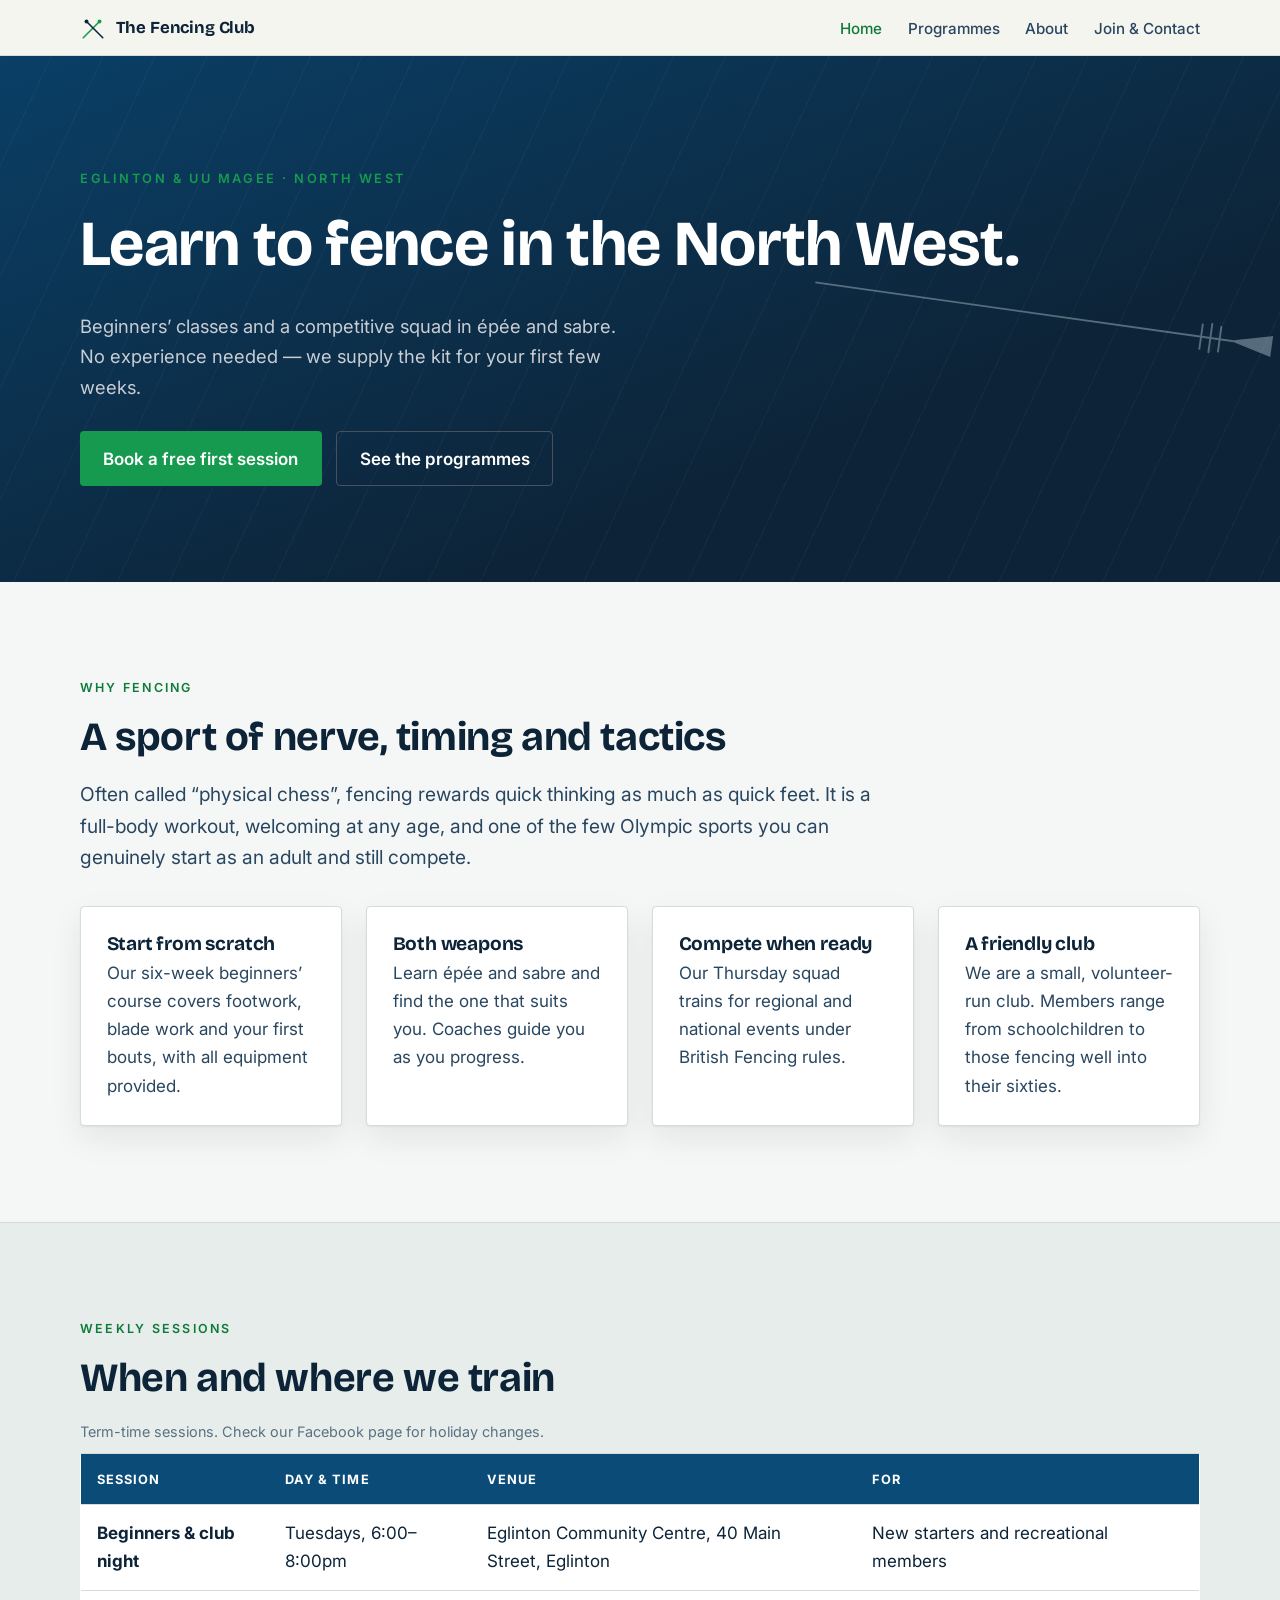
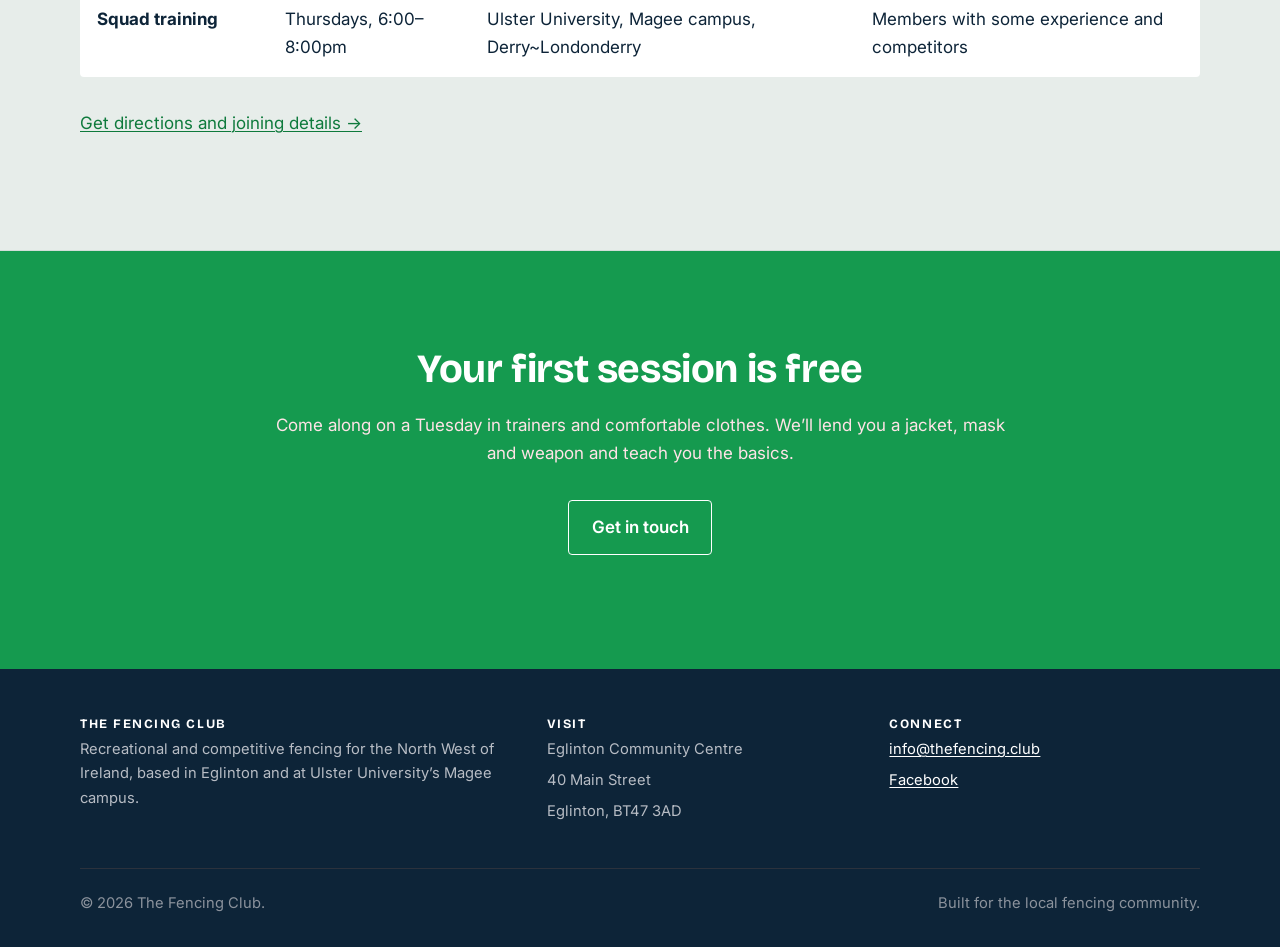
<file: index.html>
<!DOCTYPE html>
<html lang="en-GB">
<head>
<meta charset="UTF-8">
<meta name="viewport" content="width=device-width, initial-scale=1">
<title>The Fencing Club — Fencing in Eglinton &amp; Derry~Londonderry</title>
<meta name="description" content="The Fencing Club runs beginner and competitive fencing sessions in Eglinton and at UU Magee. Épée and sabre for all ages — first session free.">
<link rel="preconnect" href="https://fonts.googleapis.com">
<link rel="preconnect" href="https://fonts.gstatic.com" crossorigin>
<link href="https://fonts.googleapis.com/css2?family=Bricolage+Grotesque:opsz,wght@12..96,600;12..96,700&family=Inter:wght@400;500;600&display=swap" rel="stylesheet">
<link rel="stylesheet" href="assets/style.css">
</head>
<body>
<a class="skip-link" href="#main">Skip to content</a>

<header class="site-header">
  <nav class="wrap nav" aria-label="Primary">
    <a class="brand" href="index.html">
      <svg viewBox="0 0 32 32" aria-hidden="true" fill="none" stroke="currentColor" stroke-width="2" stroke-linecap="round">
        <path d="M4 28 L24 8" stroke="#159a4f"/>
        <path d="M28 28 L8 8"/>
        <circle cx="24" cy="8" r="2.4" fill="#159a4f" stroke="none"/>
        <circle cx="8" cy="8" r="2.4" fill="currentColor" stroke="none"/>
      </svg>
      The Fencing Club
    </a>
    <button class="nav-toggle" aria-expanded="false" aria-controls="nav-links" aria-label="Toggle menu">
      <svg viewBox="0 0 24 24" aria-hidden="true" fill="none" stroke="currentColor" stroke-width="2" stroke-linecap="round">
        <path d="M3 6h18M3 12h18M3 18h18"/>
      </svg>
    </button>
    <ul class="nav-links" id="nav-links">
      <li><a href="index.html" aria-current="page">Home</a></li>
      <li><a href="programmes.html">Programmes</a></li>
      <li><a href="about.html">About</a></li>
      <li><a href="contact.html">Join &amp; Contact</a></li>
    </ul>
  </nav>
</header>

<main id="main">

  <section class="hero">
    <svg class="hero-blade" viewBox="0 0 600 120" aria-hidden="true" fill="none" stroke="currentColor" stroke-width="2">
      <path d="M20 60 H470" />
      <path d="M470 60 l40 -10 v20 z" fill="currentColor"/>
      <path d="M455 46 v28 M445 44 v32 M435 46 v28" />
      <circle cx="480" cy="60" r="0" />
    </svg>
    <div class="wrap">
      <p class="eyebrow">Eglinton &amp; UU Magee · North West</p>
      <h1>Learn to fence in the North West.</h1>
      <p>Beginners&rsquo; classes and a competitive squad in épée and sabre. No experience needed &mdash; we supply the kit for your first few weeks.</p>
      <div class="hero-actions">
        <a class="btn btn--primary" href="contact.html">Book a free first session</a>
        <a class="btn btn--ghost" href="programmes.html">See the programmes</a>
      </div>
    </div>
  </section>

  <section>
    <div class="wrap">
      <p class="section-label">Why fencing</p>
      <h2>A sport of nerve, timing and tactics</h2>
      <p class="lede">Often called &ldquo;physical chess&rdquo;, fencing rewards quick thinking as much as quick feet. It is a full-body workout, welcoming at any age, and one of the few Olympic sports you can genuinely start as an adult and still compete.</p>
      <div class="grid mt-2">
        <article class="card">
          <h3>Start from scratch</h3>
          <p>Our six-week beginners&rsquo; course covers footwork, blade work and your first bouts, with all equipment provided.</p>
        </article>
        <article class="card">
          <h3>Both weapons</h3>
          <p>Learn épée and sabre and find the one that suits you. Coaches guide you as you progress.</p>
        </article>
        <article class="card">
          <h3>Compete when ready</h3>
          <p>Our Thursday squad trains for regional and national events under British Fencing rules.</p>
        </article>
        <article class="card">
          <h3>A friendly club</h3>
          <p>We are a small, volunteer-run club. Members range from schoolchildren to those fencing well into their sixties.</p>
        </article>
      </div>
    </div>
  </section>

  <section class="band">
    <div class="wrap">
      <p class="section-label">Weekly sessions</p>
      <h2>When and where we train</h2>
      <table class="schedule">
        <caption>Term-time sessions. Check our Facebook page for holiday changes.</caption>
        <thead>
          <tr>
            <th scope="col">Session</th>
            <th scope="col">Day &amp; time</th>
            <th scope="col">Venue</th>
            <th scope="col">For</th>
          </tr>
        </thead>
        <tbody>
          <tr>
            <td><strong>Beginners &amp; club night</strong></td>
            <td>Tuesdays, 6:00&ndash;8:00pm</td>
            <td>Eglinton Community Centre, 40 Main Street, Eglinton</td>
            <td>New starters and recreational members</td>
          </tr>
          <tr>
            <td><strong>Squad training</strong></td>
            <td>Thursdays, 6:00&ndash;8:00pm</td>
            <td>Ulster University, Magee campus, Derry~Londonderry</td>
            <td>Members with some experience and competitors</td>
          </tr>
        </tbody>
      </table>
      <p class="mt-2"><a href="contact.html">Get directions and joining details &rarr;</a></p>
    </div>
  </section>

  <section class="cta">
    <div class="wrap wrap--narrow">
      <h2>Your first session is free</h2>
      <p>Come along on a Tuesday in trainers and comfortable clothes. We&rsquo;ll lend you a jacket, mask and weapon and teach you the basics.</p>
      <p class="mt-2"><a class="btn btn--ghost" href="contact.html">Get in touch</a></p>
    </div>
  </section>

</main>

<footer class="site-footer">
  <div class="wrap footer-cols">
    <div>
      <h4>The Fencing Club</h4>
      <p>Recreational and competitive fencing for the North West of Ireland, based in Eglinton and at Ulster University&rsquo;s Magee campus.</p>
    </div>
    <div>
      <h4>Visit</h4>
      <ul>
        <li>Eglinton Community Centre</li>
        <li>40 Main Street</li>
        <li>Eglinton, BT47 3AD</li>
      </ul>
    </div>
    <div>
      <h4>Connect</h4>
      <ul>
        <li><a href="mailto:info@thefencing.club">info@thefencing.club</a></li>
        <li><a href="https://www.facebook.com/TheFencingClubDerry" rel="noopener">Facebook</a></li>
      </ul>
    </div>
  </div>
  <div class="wrap footer-bottom">
    <span>&copy; <span id="year">2026</span> The Fencing Club.</span>
    <span>Built for the local fencing community.</span>
  </div>
</footer>

<script src="assets/nav.js"></script>
<script>document.getElementById("year").textContent = new Date().getFullYear();</script>
</body>
</html>
</file>
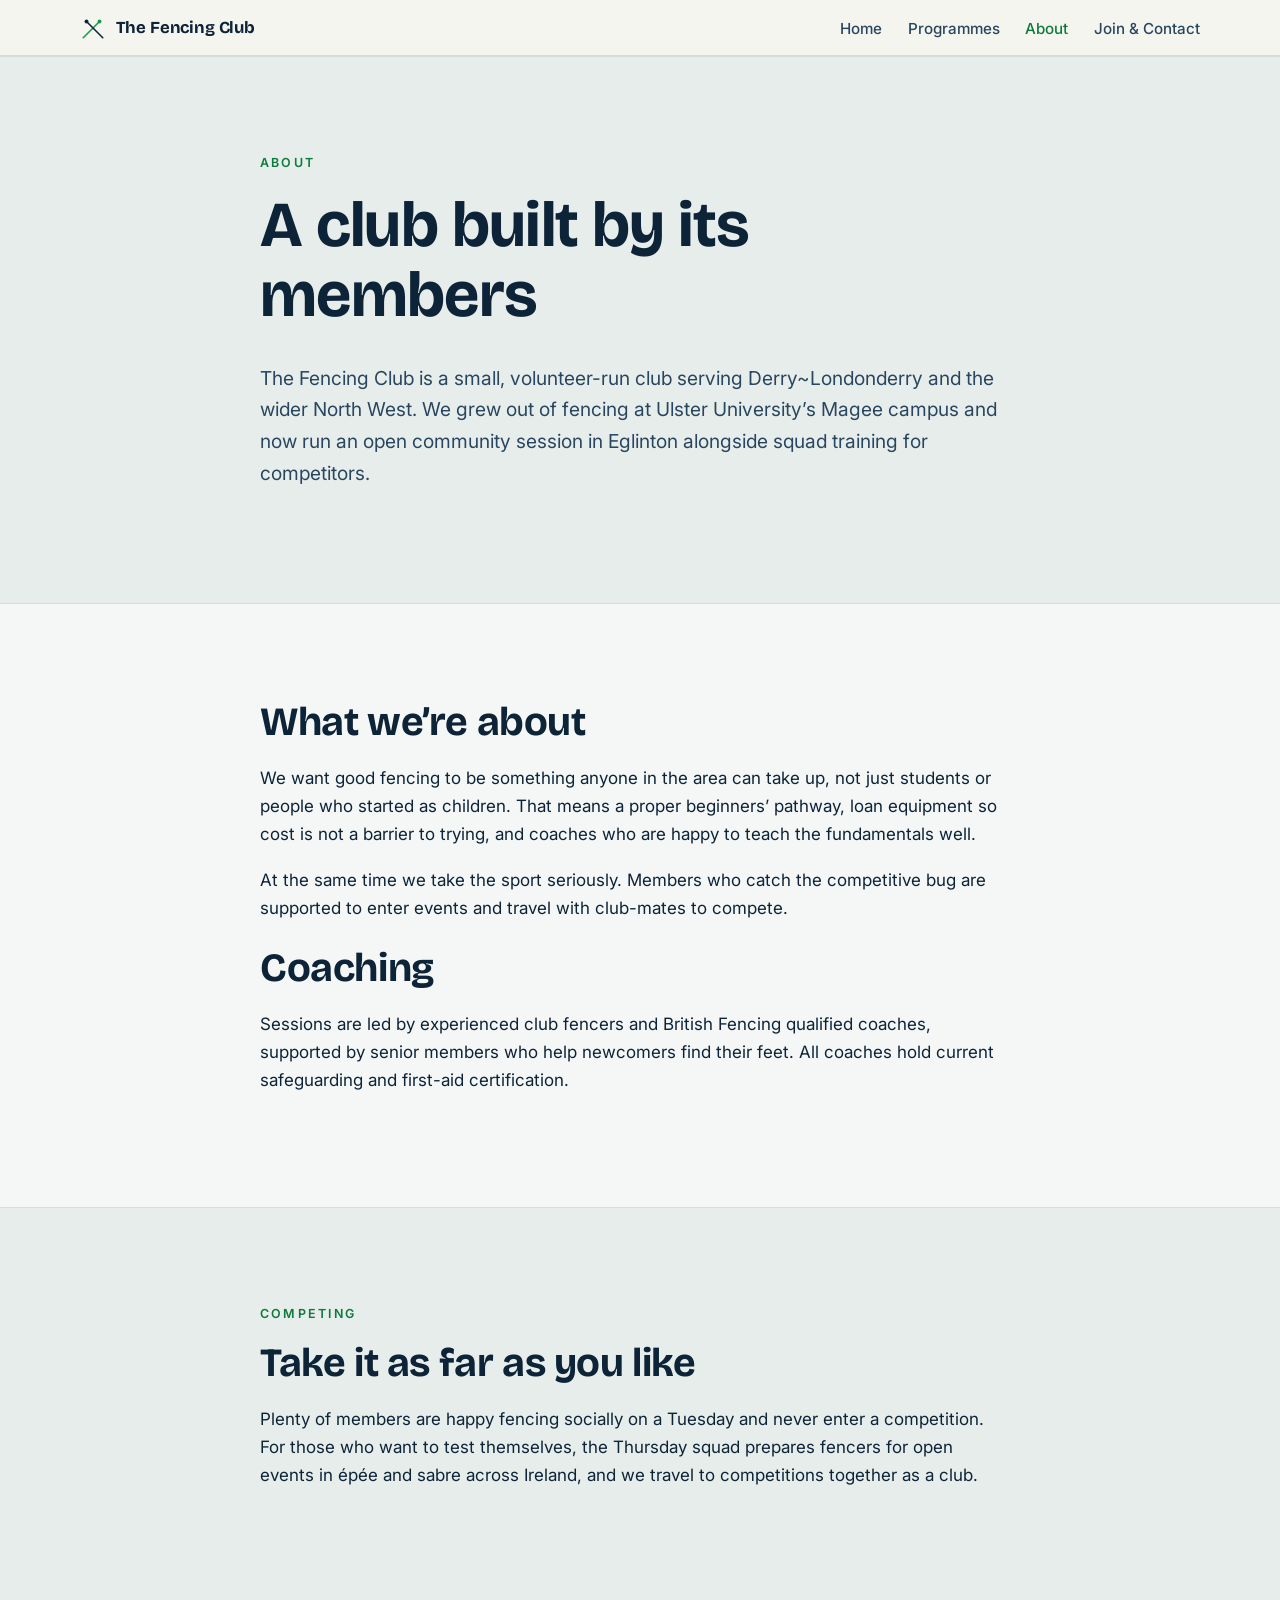
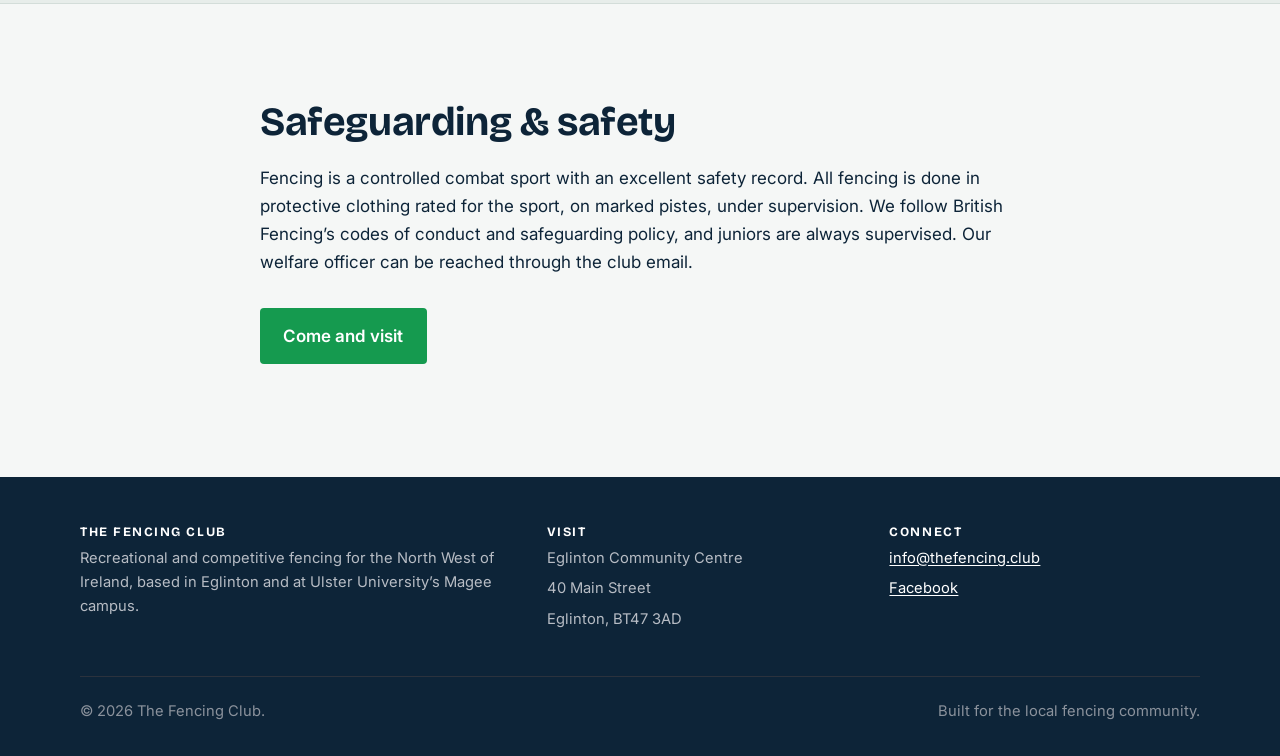
<file: about.html>
<!DOCTYPE html>
<html lang="en-GB">
<head>
<meta charset="UTF-8">
<meta name="viewport" content="width=device-width, initial-scale=1">
<title>About — The Fencing Club</title>
<meta name="description" content="A small volunteer-run fencing club in the North West of Ireland, training in Eglinton and at UU Magee, with fencers competing across Ireland.">
<link rel="preconnect" href="https://fonts.googleapis.com">
<link rel="preconnect" href="https://fonts.gstatic.com" crossorigin>
<link href="https://fonts.googleapis.com/css2?family=Bricolage+Grotesque:opsz,wght@12..96,600;12..96,700&family=Inter:wght@400;500;600&display=swap" rel="stylesheet">
<link rel="stylesheet" href="assets/style.css">
</head>
<body>
<a class="skip-link" href="#main">Skip to content</a>

<header class="site-header">
  <nav class="wrap nav" aria-label="Primary">
    <a class="brand" href="index.html">
      <svg viewBox="0 0 32 32" aria-hidden="true" fill="none" stroke="currentColor" stroke-width="2" stroke-linecap="round">
        <path d="M4 28 L24 8" stroke="#159a4f"/>
        <path d="M28 28 L8 8"/>
        <circle cx="24" cy="8" r="2.4" fill="#159a4f" stroke="none"/>
        <circle cx="8" cy="8" r="2.4" fill="currentColor" stroke="none"/>
      </svg>
      The Fencing Club
    </a>
    <button class="nav-toggle" aria-expanded="false" aria-controls="nav-links" aria-label="Toggle menu">
      <svg viewBox="0 0 24 24" aria-hidden="true" fill="none" stroke="currentColor" stroke-width="2" stroke-linecap="round">
        <path d="M3 6h18M3 12h18M3 18h18"/>
      </svg>
    </button>
    <ul class="nav-links" id="nav-links">
      <li><a href="index.html">Home</a></li>
      <li><a href="programmes.html">Programmes</a></li>
      <li><a href="about.html" aria-current="page">About</a></li>
      <li><a href="contact.html">Join &amp; Contact</a></li>
    </ul>
  </nav>
</header>

<main id="main">

  <section class="band">
    <div class="wrap wrap--narrow">
      <p class="section-label">About</p>
      <h1>A club built by its members</h1>
      <p class="lede">The Fencing Club is a small, volunteer-run club serving Derry~Londonderry and the wider North West. We grew out of fencing at Ulster University&rsquo;s Magee campus and now run an open community session in Eglinton alongside squad training for competitors.</p>
    </div>
  </section>

  <section>
    <div class="wrap wrap--narrow stack">
      <div>
        <h2>What we&rsquo;re about</h2>
        <p>We want good fencing to be something anyone in the area can take up, not just students or people who started as children. That means a proper beginners&rsquo; pathway, loan equipment so cost is not a barrier to trying, and coaches who are happy to teach the fundamentals well.</p>
        <p>At the same time we take the sport seriously. Members who catch the competitive bug are supported to enter events and travel with club-mates to compete.</p>
      </div>
      <div>
        <h2>Coaching</h2>
        <p>Sessions are led by experienced club fencers and British Fencing qualified coaches, supported by senior members who help newcomers find their feet. All coaches hold current safeguarding and first-aid certification.</p>
      </div>
    </div>
  </section>

  <section class="band">
    <div class="wrap wrap--narrow">
      <p class="section-label">Competing</p>
      <h2>Take it as far as you like</h2>
      <p>Plenty of members are happy fencing socially on a Tuesday and never enter a competition. For those who want to test themselves, the Thursday squad prepares fencers for open events in épée and sabre across Ireland, and we travel to competitions together as a club.</p>
    </div>
  </section>

  <section>
    <div class="wrap wrap--narrow">
      <h2>Safeguarding &amp; safety</h2>
      <p>Fencing is a controlled combat sport with an excellent safety record. All fencing is done in protective clothing rated for the sport, on marked pistes, under supervision. We follow British Fencing&rsquo;s codes of conduct and safeguarding policy, and juniors are always supervised. Our welfare officer can be reached through the club email.</p>
      <p class="mt-2"><a class="btn btn--primary" href="contact.html">Come and visit</a></p>
    </div>
  </section>

</main>

<footer class="site-footer">
  <div class="wrap footer-cols">
    <div>
      <h4>The Fencing Club</h4>
      <p>Recreational and competitive fencing for the North West of Ireland, based in Eglinton and at Ulster University&rsquo;s Magee campus.</p>
    </div>
    <div>
      <h4>Visit</h4>
      <ul>
        <li>Eglinton Community Centre</li>
        <li>40 Main Street</li>
        <li>Eglinton, BT47 3AD</li>
      </ul>
    </div>
    <div>
      <h4>Connect</h4>
      <ul>
        <li><a href="mailto:info@thefencing.club">info@thefencing.club</a></li>
        <li><a href="https://www.facebook.com/TheFencingClubDerry" rel="noopener">Facebook</a></li>
      </ul>
    </div>
  </div>
  <div class="wrap footer-bottom">
    <span>&copy; <span id="year">2026</span> The Fencing Club.</span>
    <span>Built for the local fencing community.</span>
  </div>
</footer>

<script src="assets/nav.js"></script>
<script>document.getElementById("year").textContent = new Date().getFullYear();</script>
</body>
</html>
</file>
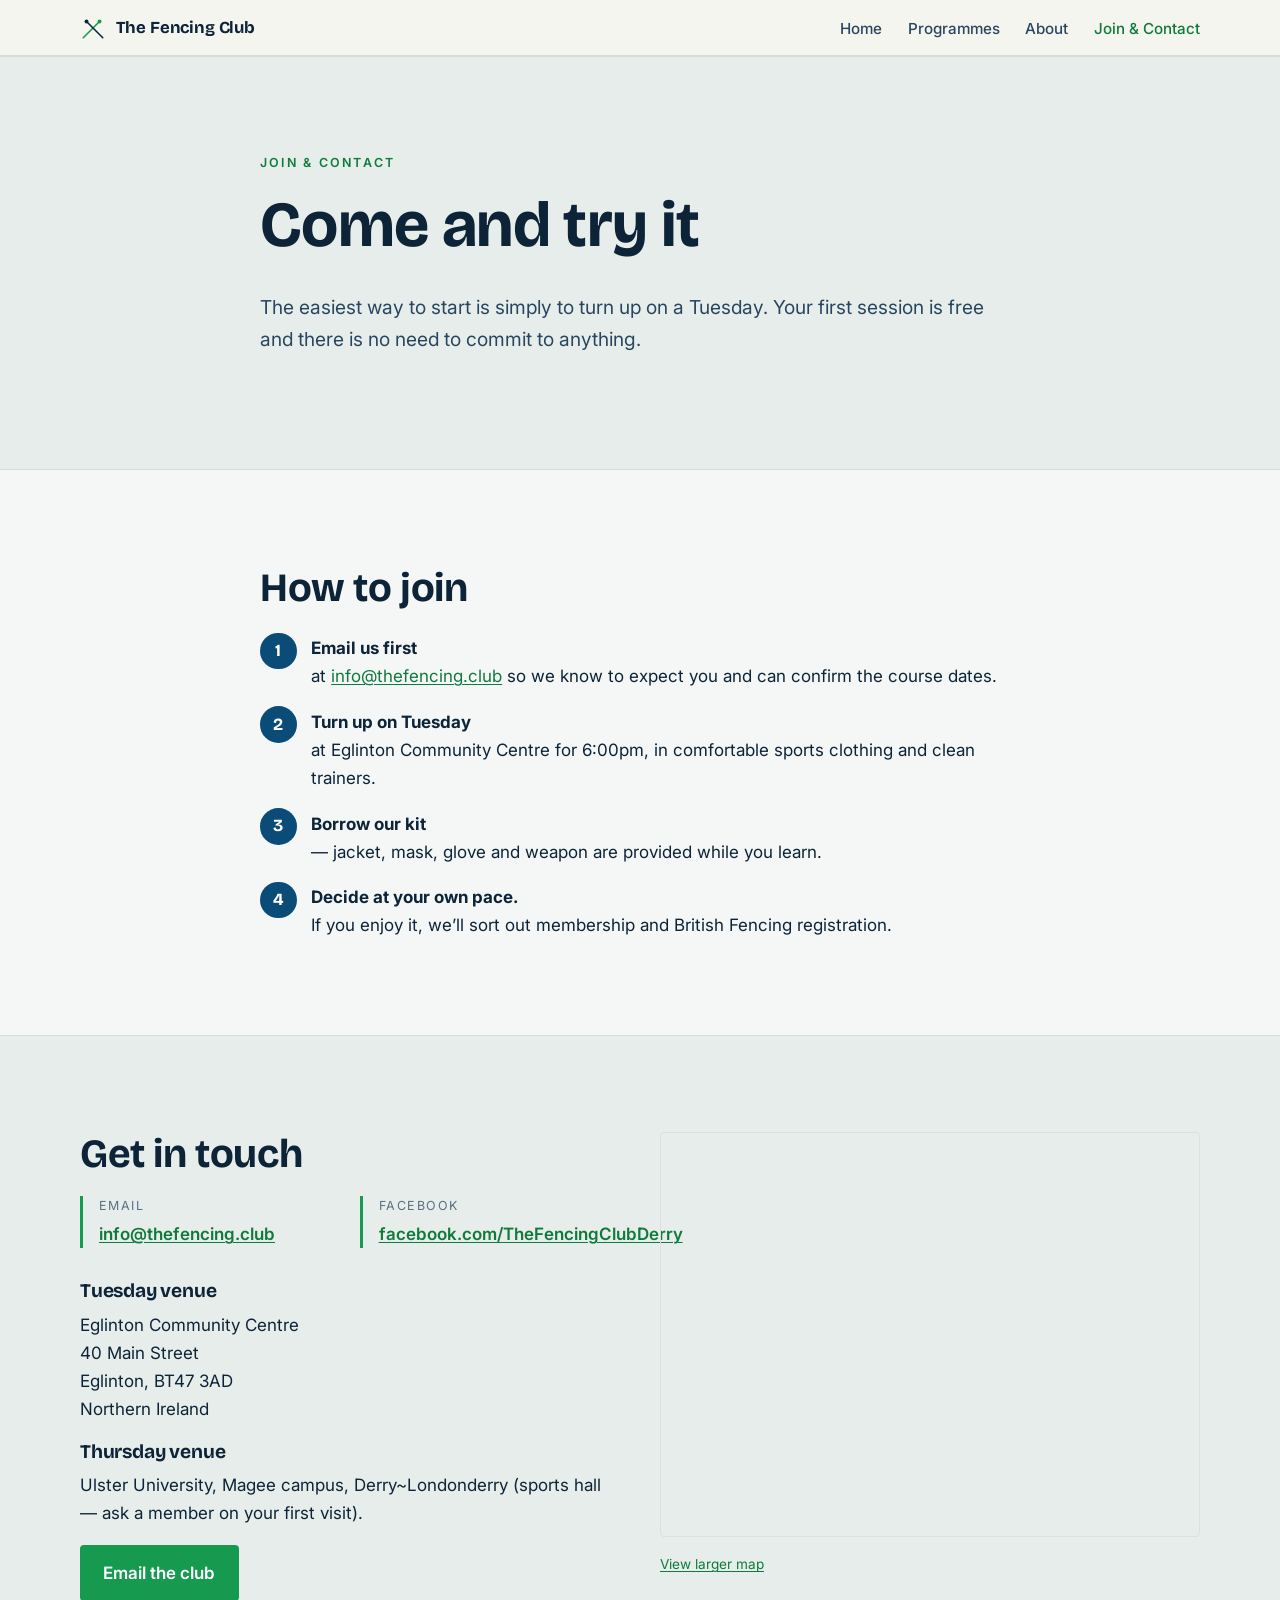
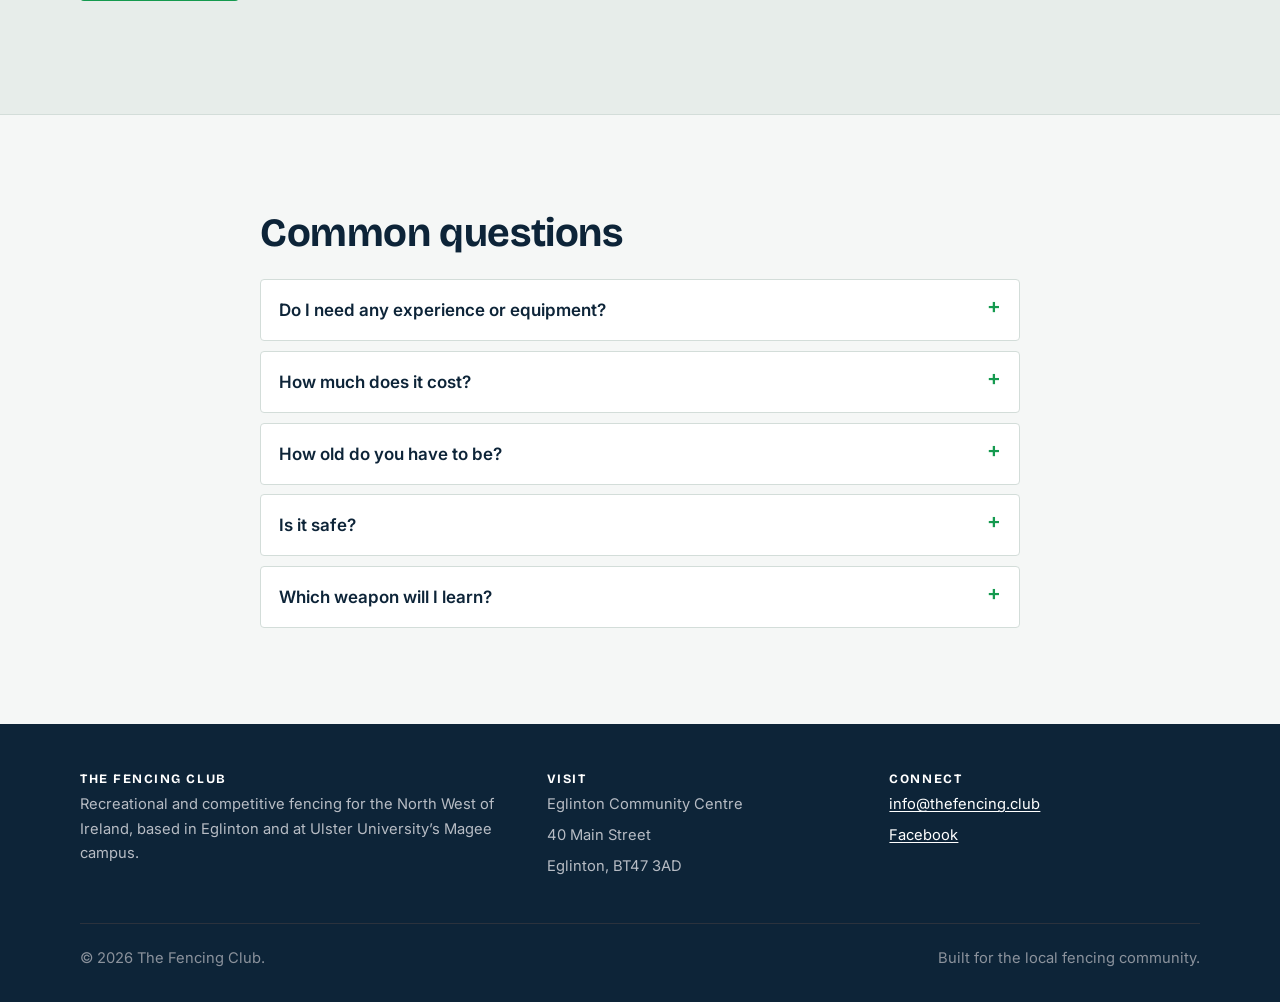
<file: contact.html>
<!DOCTYPE html>
<html lang="en-GB">
<head>
<meta charset="UTF-8">
<meta name="viewport" content="width=device-width, initial-scale=1">
<title>Join &amp; Contact — The Fencing Club</title>
<meta name="description" content="How to join The Fencing Club: come to a Tuesday session in Eglinton, first session free. Contact info@thefencing.club or find us on Facebook.">
<link rel="preconnect" href="https://fonts.googleapis.com">
<link rel="preconnect" href="https://fonts.gstatic.com" crossorigin>
<link href="https://fonts.googleapis.com/css2?family=Bricolage+Grotesque:opsz,wght@12..96,600;12..96,700&family=Inter:wght@400;500;600&display=swap" rel="stylesheet">
<link rel="stylesheet" href="assets/style.css">
</head>
<body>
<a class="skip-link" href="#main">Skip to content</a>

<header class="site-header">
  <nav class="wrap nav" aria-label="Primary">
    <a class="brand" href="index.html">
      <svg viewBox="0 0 32 32" aria-hidden="true" fill="none" stroke="currentColor" stroke-width="2" stroke-linecap="round">
        <path d="M4 28 L24 8" stroke="#159a4f"/>
        <path d="M28 28 L8 8"/>
        <circle cx="24" cy="8" r="2.4" fill="#159a4f" stroke="none"/>
        <circle cx="8" cy="8" r="2.4" fill="currentColor" stroke="none"/>
      </svg>
      The Fencing Club
    </a>
    <button class="nav-toggle" aria-expanded="false" aria-controls="nav-links" aria-label="Toggle menu">
      <svg viewBox="0 0 24 24" aria-hidden="true" fill="none" stroke="currentColor" stroke-width="2" stroke-linecap="round">
        <path d="M3 6h18M3 12h18M3 18h18"/>
      </svg>
    </button>
    <ul class="nav-links" id="nav-links">
      <li><a href="index.html">Home</a></li>
      <li><a href="programmes.html">Programmes</a></li>
      <li><a href="about.html">About</a></li>
      <li><a href="contact.html" aria-current="page">Join &amp; Contact</a></li>
    </ul>
  </nav>
</header>

<main id="main">

  <section class="band">
    <div class="wrap wrap--narrow">
      <p class="section-label">Join &amp; contact</p>
      <h1>Come and try it</h1>
      <p class="lede">The easiest way to start is simply to turn up on a Tuesday. Your first session is free and there is no need to commit to anything.</p>
    </div>
  </section>

  <section>
    <div class="wrap wrap--narrow">
      <h2>How to join</h2>
      <ol class="steps">
        <li><strong>Email us first</strong> at <a href="mailto:info@thefencing.club?subject=Trying%20fencing">info@thefencing.club</a> so we know to expect you and can confirm the course dates.</li>
        <li><strong>Turn up on Tuesday</strong> at Eglinton Community Centre for 6:00pm, in comfortable sports clothing and clean trainers.</li>
        <li><strong>Borrow our kit</strong> &mdash; jacket, mask, glove and weapon are provided while you learn.</li>
        <li><strong>Decide at your own pace.</strong> If you enjoy it, we&rsquo;ll sort out membership and British Fencing registration.</li>
      </ol>
    </div>
  </section>

  <section class="band">
    <div class="wrap">
      <div class="contact-grid">
        <div>
          <h2>Get in touch</h2>
          <dl class="facts">
            <div><dt>Email</dt><dd><a href="mailto:info@thefencing.club">info@thefencing.club</a></dd></div>
            <div><dt>Facebook</dt><dd><a href="https://www.facebook.com/TheFencingClubDerry" rel="noopener">facebook.com/TheFencingClubDerry</a></dd></div>
          </dl>
          <h3 class="mt-2">Tuesday venue</h3>
          <p>
            Eglinton Community Centre<br>
            40 Main Street<br>
            Eglinton, BT47 3AD<br>
            Northern Ireland
          </p>
          <h3>Thursday venue</h3>
          <p>Ulster University, Magee campus, Derry~Londonderry (sports hall &mdash; ask a member on your first visit).</p>
          <p>
            <a class="btn btn--primary" href="mailto:info@thefencing.club?subject=Trying%20fencing">Email the club</a>
          </p>
        </div>
        <div>
          <iframe
            class="map-frame"
            title="Map showing Eglinton Community Centre, 40 Main Street, Eglinton"
            loading="lazy"
            src="https://www.openstreetmap.org/export/embed.html?bbox=-7.1996%2C55.0186%2C-7.1546%2C55.0366&amp;layer=mapnik&amp;marker=55.0276252%2C-7.1771287">
          </iframe>
          <p style="font-size:.85rem;margin-top:.5rem;">
            <a href="https://www.openstreetmap.org/?mlat=55.0276252&amp;mlon=-7.1771287#map=16/55.0276252/-7.1771287" rel="noopener">View larger map</a>
          </p>
        </div>
      </div>
    </div>
  </section>

  <section>
    <div class="wrap wrap--narrow">
      <h2>Common questions</h2>
      <div class="faq">
        <details>
          <summary>Do I need any experience or equipment?</summary>
          <p>No. The beginners&rsquo; course assumes you have never fenced. We lend you everything you need until you are ready to buy your own.</p>
        </details>
        <details>
          <summary>How much does it cost?</summary>
          <p>Your first session is free. After that we charge a small fee per session or per term to cover hall hire and equipment, plus an annual British Fencing membership once you decide to stay. Email us for the current rates.</p>
        </details>
        <details>
          <summary>How old do you have to be?</summary>
          <p>We take juniors from around age 9, with a parent or guardian present, up to adults of any age. Fencing is genuinely a lifelong sport.</p>
        </details>
        <details>
          <summary>Is it safe?</summary>
          <p>Yes. Fencing has a very low injury rate. All bouts are fought in protective kit rated for the sport, on marked pistes, under supervision, following British Fencing rules.</p>
        </details>
        <details>
          <summary>Which weapon will I learn?</summary>
          <p>The club fences épée and sabre. Beginners try both during the course &mdash; épée for its patient, whole-body game and sabre for its speed &mdash; then focus on whichever suits them.</p>
        </details>
      </div>
    </div>
  </section>

</main>

<footer class="site-footer">
  <div class="wrap footer-cols">
    <div>
      <h4>The Fencing Club</h4>
      <p>Recreational and competitive fencing for the North West of Ireland, based in Eglinton and at Ulster University&rsquo;s Magee campus.</p>
    </div>
    <div>
      <h4>Visit</h4>
      <ul>
        <li>Eglinton Community Centre</li>
        <li>40 Main Street</li>
        <li>Eglinton, BT47 3AD</li>
      </ul>
    </div>
    <div>
      <h4>Connect</h4>
      <ul>
        <li><a href="mailto:info@thefencing.club">info@thefencing.club</a></li>
        <li><a href="https://www.facebook.com/TheFencingClubDerry" rel="noopener">Facebook</a></li>
      </ul>
    </div>
  </div>
  <div class="wrap footer-bottom">
    <span>&copy; <span id="year">2026</span> The Fencing Club.</span>
    <span>Built for the local fencing community.</span>
  </div>
</footer>

<script src="assets/nav.js"></script>
<script>document.getElementById("year").textContent = new Date().getFullYear();</script>
</body>
</html>
</file>
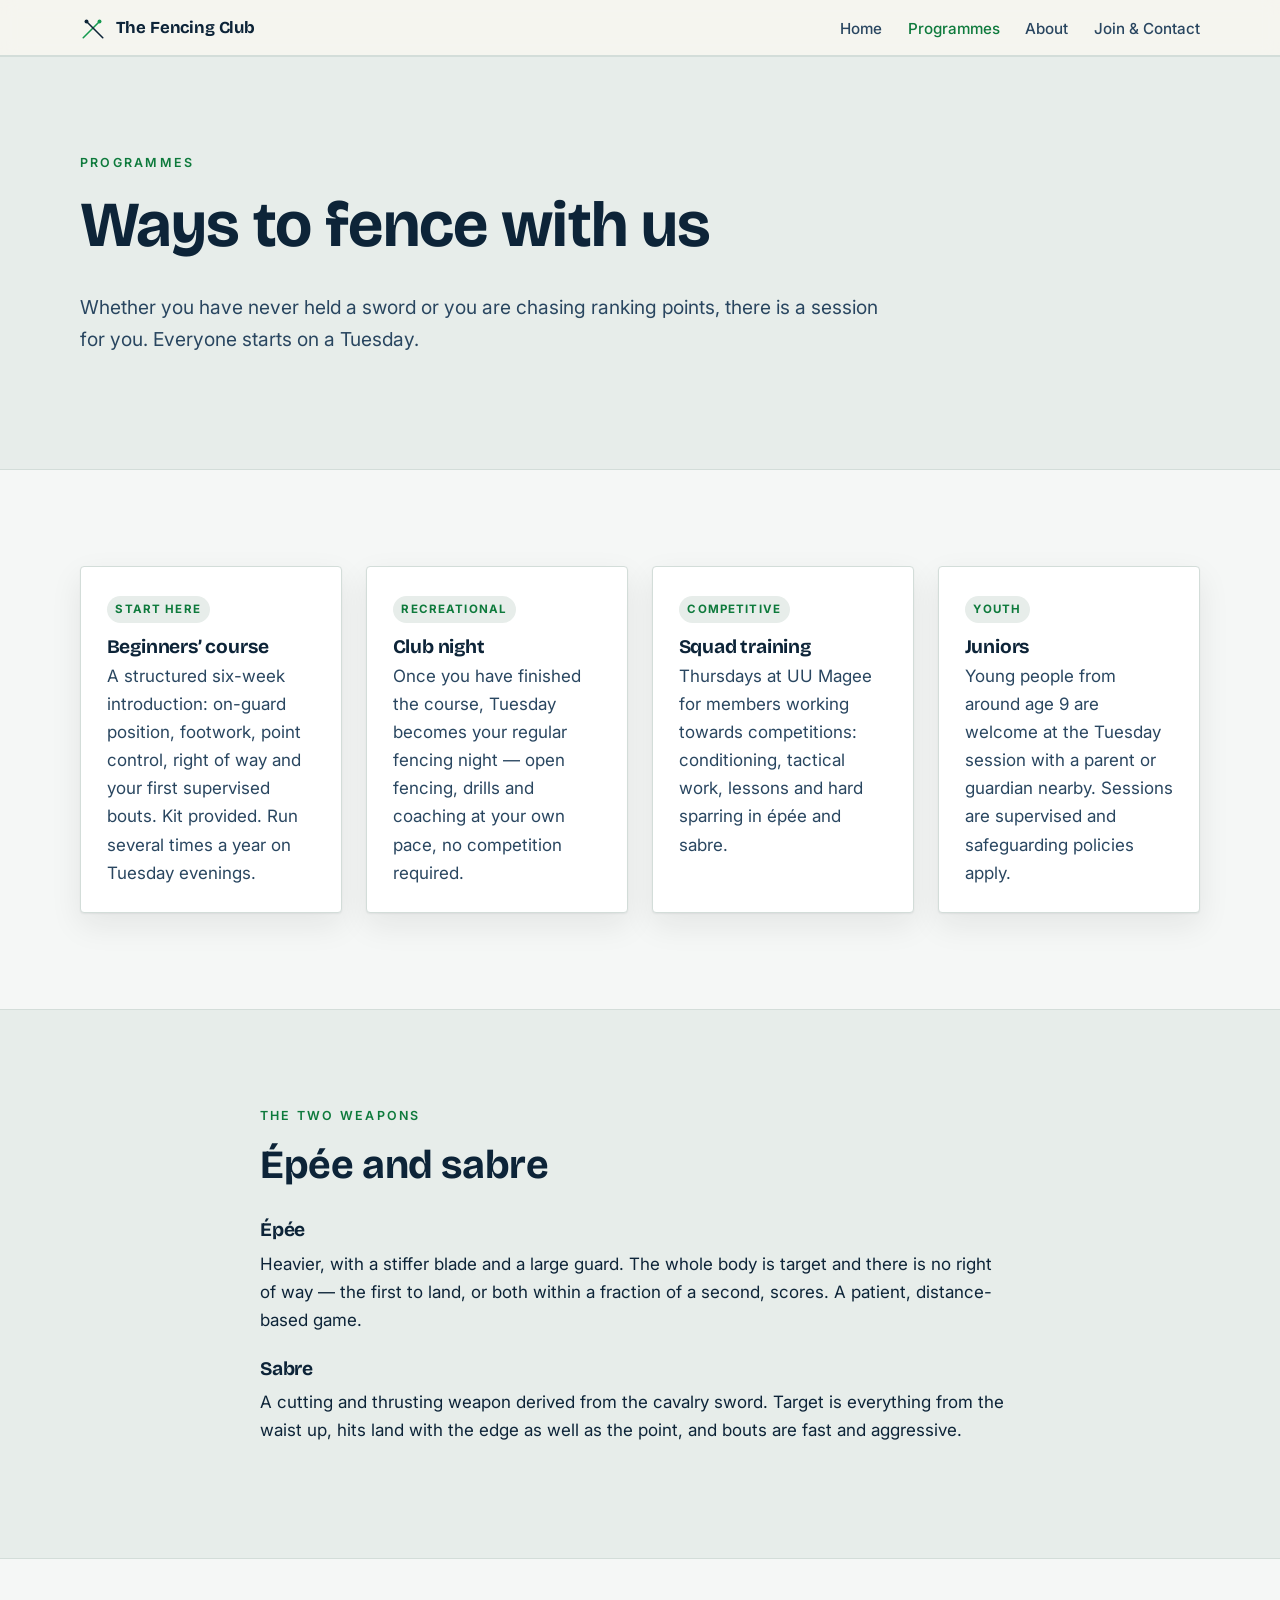
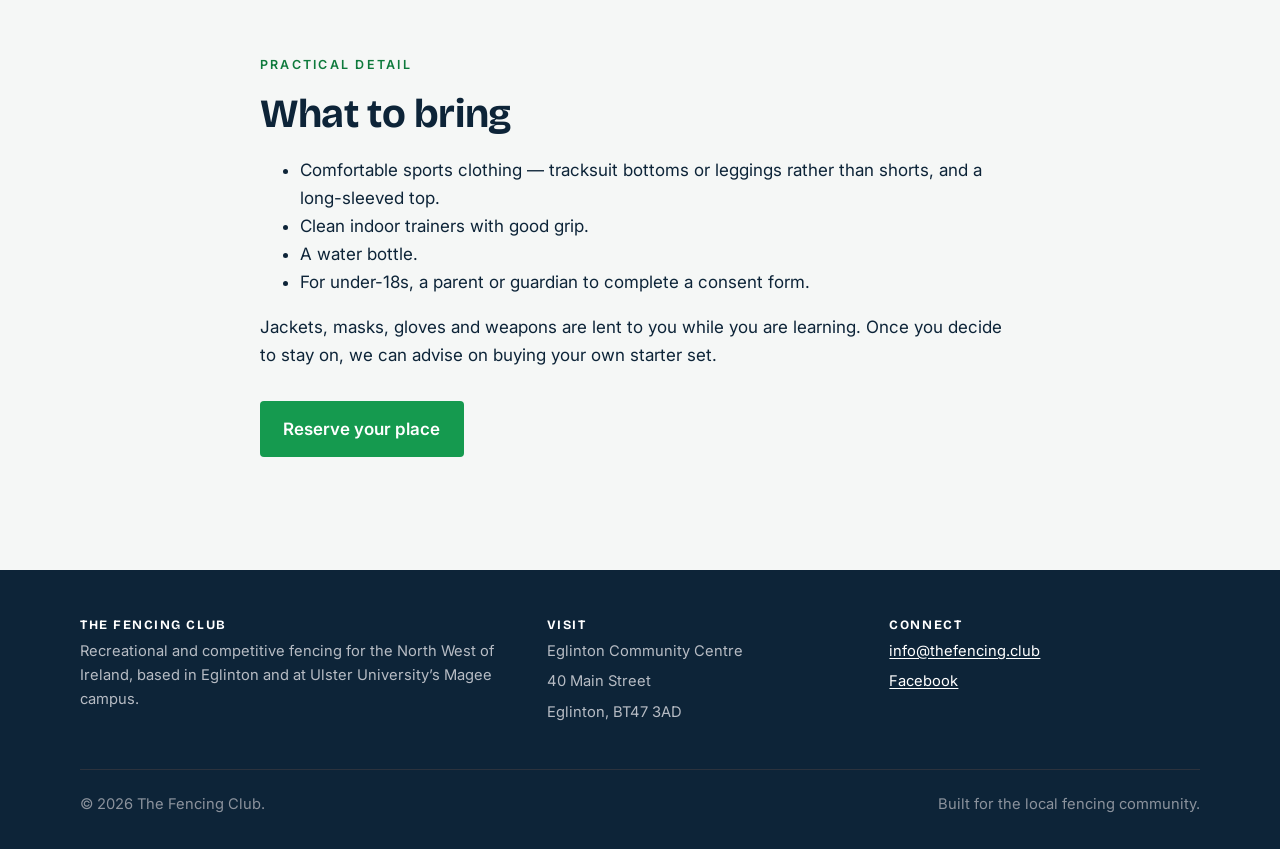
<file: programmes.html>
<!DOCTYPE html>
<html lang="en-GB">
<head>
<meta charset="UTF-8">
<meta name="viewport" content="width=device-width, initial-scale=1">
<title>Programmes — The Fencing Club</title>
<meta name="description" content="Beginners' courses, a recreational club night and a competitive squad. Épée and sabre coaching in Eglinton and at UU Magee.">
<link rel="preconnect" href="https://fonts.googleapis.com">
<link rel="preconnect" href="https://fonts.gstatic.com" crossorigin>
<link href="https://fonts.googleapis.com/css2?family=Bricolage+Grotesque:opsz,wght@12..96,600;12..96,700&family=Inter:wght@400;500;600&display=swap" rel="stylesheet">
<link rel="stylesheet" href="assets/style.css">
</head>
<body>
<a class="skip-link" href="#main">Skip to content</a>

<header class="site-header">
  <nav class="wrap nav" aria-label="Primary">
    <a class="brand" href="index.html">
      <svg viewBox="0 0 32 32" aria-hidden="true" fill="none" stroke="currentColor" stroke-width="2" stroke-linecap="round">
        <path d="M4 28 L24 8" stroke="#159a4f"/>
        <path d="M28 28 L8 8"/>
        <circle cx="24" cy="8" r="2.4" fill="#159a4f" stroke="none"/>
        <circle cx="8" cy="8" r="2.4" fill="currentColor" stroke="none"/>
      </svg>
      The Fencing Club
    </a>
    <button class="nav-toggle" aria-expanded="false" aria-controls="nav-links" aria-label="Toggle menu">
      <svg viewBox="0 0 24 24" aria-hidden="true" fill="none" stroke="currentColor" stroke-width="2" stroke-linecap="round">
        <path d="M3 6h18M3 12h18M3 18h18"/>
      </svg>
    </button>
    <ul class="nav-links" id="nav-links">
      <li><a href="index.html">Home</a></li>
      <li><a href="programmes.html" aria-current="page">Programmes</a></li>
      <li><a href="about.html">About</a></li>
      <li><a href="contact.html">Join &amp; Contact</a></li>
    </ul>
  </nav>
</header>

<main id="main">

  <section class="band">
    <div class="wrap">
      <p class="section-label">Programmes</p>
      <h1>Ways to fence with us</h1>
      <p class="lede">Whether you have never held a sword or you are chasing ranking points, there is a session for you. Everyone starts on a Tuesday.</p>
    </div>
  </section>

  <section>
    <div class="wrap">
      <div class="grid">
        <article class="card">
          <span class="tag">Start here</span>
          <h3>Beginners&rsquo; course</h3>
          <p>A structured six-week introduction: on-guard position, footwork, point control, right of way and your first supervised bouts. Kit provided. Run several times a year on Tuesday evenings.</p>
        </article>
        <article class="card">
          <span class="tag">Recreational</span>
          <h3>Club night</h3>
          <p>Once you have finished the course, Tuesday becomes your regular fencing night &mdash; open fencing, drills and coaching at your own pace, no competition required.</p>
        </article>
        <article class="card">
          <span class="tag">Competitive</span>
          <h3>Squad training</h3>
          <p>Thursdays at UU Magee for members working towards competitions: conditioning, tactical work, lessons and hard sparring in épée and sabre.</p>
        </article>
        <article class="card">
          <span class="tag">Youth</span>
          <h3>Juniors</h3>
          <p>Young people from around age 9 are welcome at the Tuesday session with a parent or guardian nearby. Sessions are supervised and safeguarding policies apply.</p>
        </article>
      </div>
    </div>
  </section>

  <section class="band">
    <div class="wrap wrap--narrow">
      <p class="section-label">The two weapons</p>
      <h2>Épée and sabre</h2>
      <div class="stack mt-2">
        <div>
          <h3>Épée</h3>
          <p>Heavier, with a stiffer blade and a large guard. The whole body is target and there is no right of way &mdash; the first to land, or both within a fraction of a second, scores. A patient, distance-based game.</p>
        </div>
        <div>
          <h3>Sabre</h3>
          <p>A cutting and thrusting weapon derived from the cavalry sword. Target is everything from the waist up, hits land with the edge as well as the point, and bouts are fast and aggressive.</p>
        </div>
      </div>
    </div>
  </section>

  <section>
    <div class="wrap wrap--narrow">
      <p class="section-label">Practical detail</p>
      <h2>What to bring</h2>
      <ul>
        <li>Comfortable sports clothing &mdash; tracksuit bottoms or leggings rather than shorts, and a long-sleeved top.</li>
        <li>Clean indoor trainers with good grip.</li>
        <li>A water bottle.</li>
        <li>For under-18s, a parent or guardian to complete a consent form.</li>
      </ul>
      <p>Jackets, masks, gloves and weapons are lent to you while you are learning. Once you decide to stay on, we can advise on buying your own starter set.</p>
      <p class="mt-2"><a class="btn btn--primary" href="contact.html">Reserve your place</a></p>
    </div>
  </section>

</main>

<footer class="site-footer">
  <div class="wrap footer-cols">
    <div>
      <h4>The Fencing Club</h4>
      <p>Recreational and competitive fencing for the North West of Ireland, based in Eglinton and at Ulster University&rsquo;s Magee campus.</p>
    </div>
    <div>
      <h4>Visit</h4>
      <ul>
        <li>Eglinton Community Centre</li>
        <li>40 Main Street</li>
        <li>Eglinton, BT47 3AD</li>
      </ul>
    </div>
    <div>
      <h4>Connect</h4>
      <ul>
        <li><a href="mailto:info@thefencing.club">info@thefencing.club</a></li>
        <li><a href="https://www.facebook.com/TheFencingClubDerry" rel="noopener">Facebook</a></li>
      </ul>
    </div>
  </div>
  <div class="wrap footer-bottom">
    <span>&copy; <span id="year">2026</span> The Fencing Club.</span>
    <span>Built for the local fencing community.</span>
  </div>
</footer>

<script src="assets/nav.js"></script>
<script>document.getElementById("year").textContent = new Date().getFullYear();</script>
</body>
</html>
</file>
<file: assets/style.css>
/* ==========================================================================
   The Fencing Club — North West fencing, Eglinton & UU Magee
   Single shared stylesheet for a small static site.
   ========================================================================== */

:root {
  --ink: #0d2438;             /* deep navy, near-black */
  --ink-soft: #294660;
  --paper: #f5f7f6;
  --paper-dim: #e7edea;
  --steel: #5a7183;
  --steel-light: #9fb2bf;
  --line: #d3ddd9;
  --blue: #0a4b78;            /* NI sport blue */
  --blue-dark: #083a5e;
  --accent: #159a4f;          /* NI sport green */
  --accent-dark: #0e7a3c;
  --focus: #0a4b78;

  --measure: 68ch;
  --radius: 4px;
  --shadow: 0 1px 2px rgba(20, 24, 31, .06), 0 12px 32px rgba(20, 24, 31, .08);

  --font-display: "Bricolage Grotesque", "Helvetica Neue", Arial, sans-serif;
  --font-body: "Inter", -apple-system, BlinkMacSystemFont, "Segoe UI", Roboto, Helvetica, Arial, sans-serif;
}

* { box-sizing: border-box; }

html { scroll-behavior: smooth; }

body {
  margin: 0;
  font-family: var(--font-body);
  font-size: 1.0625rem;
  line-height: 1.65;
  color: var(--ink);
  background: var(--paper);
  -webkit-font-smoothing: antialiased;
}

h1, h2, h3, h4 {
  font-family: var(--font-display);
  font-weight: 700;
  line-height: 1.1;
  color: var(--ink);
  margin: 0 0 .5em;
  letter-spacing: -0.01em;
}

h1 { font-size: clamp(2.4rem, 6vw, 4rem); }
h2 { font-size: clamp(1.7rem, 3.5vw, 2.5rem); }
h3 { font-size: 1.2rem; }

p { margin: 0 0 1.1rem; max-width: var(--measure); }

a { color: var(--accent-dark); text-decoration-thickness: 1px; text-underline-offset: 2px; }
a:hover { color: var(--accent); }

:focus-visible {
  outline: 3px solid var(--focus);
  outline-offset: 2px;
  border-radius: 2px;
}

img { max-width: 100%; display: block; }

.skip-link {
  position: absolute;
  left: -999px;
  top: 0;
  background: var(--ink);
  color: #fff;
  padding: .6rem 1rem;
  z-index: 100;
}
.skip-link:focus { left: .5rem; top: .5rem; }

/* ---------- layout ---------- */

.wrap { width: min(1120px, 100% - 3rem); margin-inline: auto; }
.wrap--narrow { width: min(760px, 100% - 3rem); }

section { padding: clamp(3rem, 8vw, 6rem) 0; }
.section-label {
  font-family: var(--font-body);
  font-size: .78rem;
  font-weight: 600;
  letter-spacing: .18em;
  text-transform: uppercase;
  color: var(--accent-dark);
  margin: 0 0 1rem;
}

/* ---------- header / nav ---------- */

.site-header {
  position: sticky;
  top: 0;
  z-index: 50;
  background: rgba(246, 244, 239, .9);
  backdrop-filter: blur(8px);
  border-bottom: 1px solid var(--line);
}
.nav {
  display: flex;
  align-items: center;
  justify-content: space-between;
  gap: 1rem;
  padding: .85rem 0;
}
.brand {
  display: inline-flex;
  align-items: center;
  gap: .6rem;
  font-family: var(--font-display);
  font-weight: 700;
  font-size: 1.05rem;
  letter-spacing: -0.01em;
  color: var(--ink);
  text-decoration: none;
}
.brand svg { width: 26px; height: 26px; flex: none; }
.brand:hover { color: var(--ink); }

.nav-links {
  display: flex;
  align-items: center;
  gap: 1.6rem;
  list-style: none;
  margin: 0;
  padding: 0;
}
.nav-links a {
  color: var(--ink-soft);
  text-decoration: none;
  font-size: .95rem;
  font-weight: 500;
}
.nav-links a:hover,
.nav-links a[aria-current="page"] { color: var(--accent-dark); }

.nav-toggle {
  display: none;
  border: 1px solid var(--line);
  background: transparent;
  border-radius: var(--radius);
  padding: .45rem .6rem;
  cursor: pointer;
}
.nav-toggle svg { width: 22px; height: 22px; display: block; }

/* ---------- buttons ---------- */

.btn {
  display: inline-flex;
  align-items: center;
  gap: .5rem;
  font: inherit;
  font-weight: 600;
  padding: .8rem 1.4rem;
  border-radius: var(--radius);
  border: 1px solid transparent;
  text-decoration: none;
  cursor: pointer;
  transition: transform .12s ease, background-color .12s ease;
}
.btn:active { transform: translateY(1px); }
.btn--primary { background: var(--accent); color: #fff; }
.btn--primary:hover { background: var(--accent-dark); color: #fff; }
.btn--ghost { border-color: var(--ink); color: var(--ink); background: transparent; }
.btn--ghost:hover { background: var(--ink); color: var(--paper); }

/* ---------- hero ---------- */

.hero {
  position: relative;
  overflow: hidden;
  background: linear-gradient(158deg, #0a3f66 0%, #0d2438 68%);
  color: var(--paper);
  padding: clamp(3.5rem, 10vw, 7rem) 0 clamp(3rem, 8vw, 6rem);
}
.hero h1 { color: #fff; }
.hero p { color: #c9cdd4; font-size: 1.15rem; max-width: 46ch; }
.hero .eyebrow {
  font-size: .8rem;
  font-weight: 600;
  letter-spacing: .2em;
  text-transform: uppercase;
  color: var(--accent);
  margin-bottom: 1.2rem;
}
.hero-actions { display: flex; flex-wrap: wrap; gap: .9rem; margin-top: 1.8rem; }
.hero-actions .btn--ghost { border-color: #4a515c; color: #fff; }
.hero-actions .btn--ghost:hover { background: #fff; color: var(--ink); }

/* diagonal piste lines behind the hero text */
.hero::after {
  content: "";
  position: absolute;
  inset: 0;
  background:
    repeating-linear-gradient(
      115deg,
      transparent 0 46px,
      rgba(255, 255, 255, .035) 46px 47px
    );
  pointer-events: none;
}
.hero .wrap { position: relative; z-index: 1; }

.hero-blade {
  position: absolute;
  right: -6%;
  top: 50%;
  transform: translateY(-50%) rotate(8deg);
  width: 44%;
  min-width: 320px;
  opacity: .5;
  color: var(--steel-light);
  pointer-events: none;
}
@media (max-width: 860px) { .hero-blade { display: none; } }

/* ---------- cards / grids ---------- */

.grid {
  display: grid;
  gap: 1.5rem;
  grid-template-columns: repeat(auto-fit, minmax(240px, 1fr));
}
.card {
  background: #fff;
  border: 1px solid var(--line);
  border-radius: var(--radius);
  padding: 1.6rem;
  box-shadow: var(--shadow);
}
.card h3 { margin-bottom: .35rem; }
.card p { margin-bottom: 0; color: var(--ink-soft); }
.card .tag {
  display: inline-block;
  font-size: .72rem;
  font-weight: 700;
  letter-spacing: .1em;
  text-transform: uppercase;
  color: var(--accent-dark);
  background: var(--paper-dim);
  padding: .25rem .55rem;
  border-radius: 999px;
  margin-bottom: .8rem;
}

/* alternating band */
.band { background: var(--paper-dim); border-block: 1px solid var(--line); }

/* ---------- schedule table ---------- */

.schedule {
  width: 100%;
  border-collapse: collapse;
  margin-top: 1rem;
  background: #fff;
  border: 1px solid var(--line);
  border-radius: var(--radius);
  overflow: hidden;
}
.schedule caption { text-align: left; color: var(--steel); font-size: .9rem; margin-bottom: .6rem; }
.schedule th, .schedule td {
  text-align: left;
  padding: .9rem 1rem;
  border-bottom: 1px solid var(--line);
  vertical-align: top;
}
.schedule thead th {
  background: var(--blue);
  color: #fff;
  font-size: .8rem;
  letter-spacing: .08em;
  text-transform: uppercase;
}
.schedule tbody tr:last-child td { border-bottom: none; }
.schedule td strong { display: block; }

/* ---------- definition list / facts ---------- */

.facts { display: grid; gap: 1.2rem; grid-template-columns: repeat(auto-fit, minmax(200px, 1fr)); margin: 0; }
.facts div { border-left: 3px solid var(--accent); padding-left: 1rem; }
.facts dt { font-size: .78rem; letter-spacing: .12em; text-transform: uppercase; color: var(--steel); margin-bottom: .2rem; }
.facts dd { margin: 0; font-weight: 600; }

/* ---------- steps ---------- */

.steps { list-style: none; counter-reset: step; margin: 1.5rem 0 0; padding: 0; display: grid; gap: 1.1rem; }
.steps li {
  counter-increment: step;
  position: relative;
  padding-left: 3.2rem;
}
.steps li::before {
  content: counter(step);
  position: absolute;
  left: 0;
  top: -.1rem;
  width: 2.3rem;
  height: 2.3rem;
  display: grid;
  place-items: center;
  background: var(--blue);
  color: #fff;
  font-family: var(--font-display);
  font-weight: 700;
  border-radius: 50%;
}
.steps li strong { display: block; }

/* ---------- CTA strip ---------- */

.cta {
  background: var(--accent);
  color: #fff;
  text-align: center;
}
.cta h2 { color: #fff; }
.cta p { margin-inline: auto; color: #ffe3e7; }
.cta .btn--ghost { border-color: #fff; color: #fff; }
.cta .btn--ghost:hover { background: #fff; color: var(--accent-dark); }

/* ---------- FAQ ---------- */

.faq { display: grid; gap: .6rem; margin-top: 1.5rem; }
.faq details {
  background: #fff;
  border: 1px solid var(--line);
  border-radius: var(--radius);
  padding: 0 1.1rem;
}
.faq summary {
  cursor: pointer;
  font-weight: 600;
  padding: 1rem 0;
  list-style: none;
  display: flex;
  justify-content: space-between;
  gap: 1rem;
}
.faq summary::-webkit-details-marker { display: none; }
.faq summary::after { content: "+"; color: var(--accent); font-size: 1.3rem; line-height: 1; }
.faq details[open] summary::after { content: "\2212"; }
.faq details > p { padding-bottom: 1.1rem; margin: 0; color: var(--ink-soft); }

/* ---------- contact ---------- */

.contact-grid { display: grid; gap: 2.5rem; grid-template-columns: 1fr 1fr; align-items: start; }
@media (max-width: 780px) { .contact-grid { grid-template-columns: 1fr; } }
.map-frame {
  width: 100%;
  aspect-ratio: 4 / 3;
  border: 1px solid var(--line);
  border-radius: var(--radius);
  filter: grayscale(.35) contrast(1.05);
}

/* ---------- footer ---------- */

.site-footer {
  background: var(--ink);
  color: #b7bcc4;
  padding: 3rem 0 2rem;
  font-size: .92rem;
}
.site-footer a { color: #fff; }
.footer-cols {
  display: grid;
  gap: 2rem;
  grid-template-columns: 1.4fr 1fr 1fr;
}
@media (max-width: 720px) { .footer-cols { grid-template-columns: 1fr 1fr; } }
.site-footer h4 { color: #fff; font-size: .8rem; letter-spacing: .12em; text-transform: uppercase; }
.site-footer ul { list-style: none; margin: 0; padding: 0; display: grid; gap: .4rem; }
.footer-bottom {
  margin-top: 2.5rem;
  padding-top: 1.4rem;
  border-top: 1px solid #2b323d;
  display: flex;
  flex-wrap: wrap;
  justify-content: space-between;
  gap: .6rem;
  color: #8b929c;
}

/* ---------- utilities ---------- */

.lede { font-size: 1.2rem; color: var(--ink-soft); }
.stack > * + * { margin-top: 1.5rem; }
.center { text-align: center; }
.mt-2 { margin-top: 2rem; }

/* ---------- mobile nav ---------- */

@media (max-width: 760px) {
  .nav-toggle { display: inline-flex; }
  .nav-links {
    position: absolute;
    inset: 100% 0 auto 0;
    flex-direction: column;
    align-items: stretch;
    gap: 0;
    background: var(--paper);
    border-bottom: 1px solid var(--line);
    padding: .5rem 1.5rem 1rem;
  }
  .nav-links[hidden] { display: none; }
  .nav-links li { border-top: 1px solid var(--line); }
  .nav-links a { display: block; padding: .9rem 0; }
}

@media (prefers-reduced-motion: reduce) {
  html { scroll-behavior: auto; }
  * { transition: none !important; }
}
</file>
